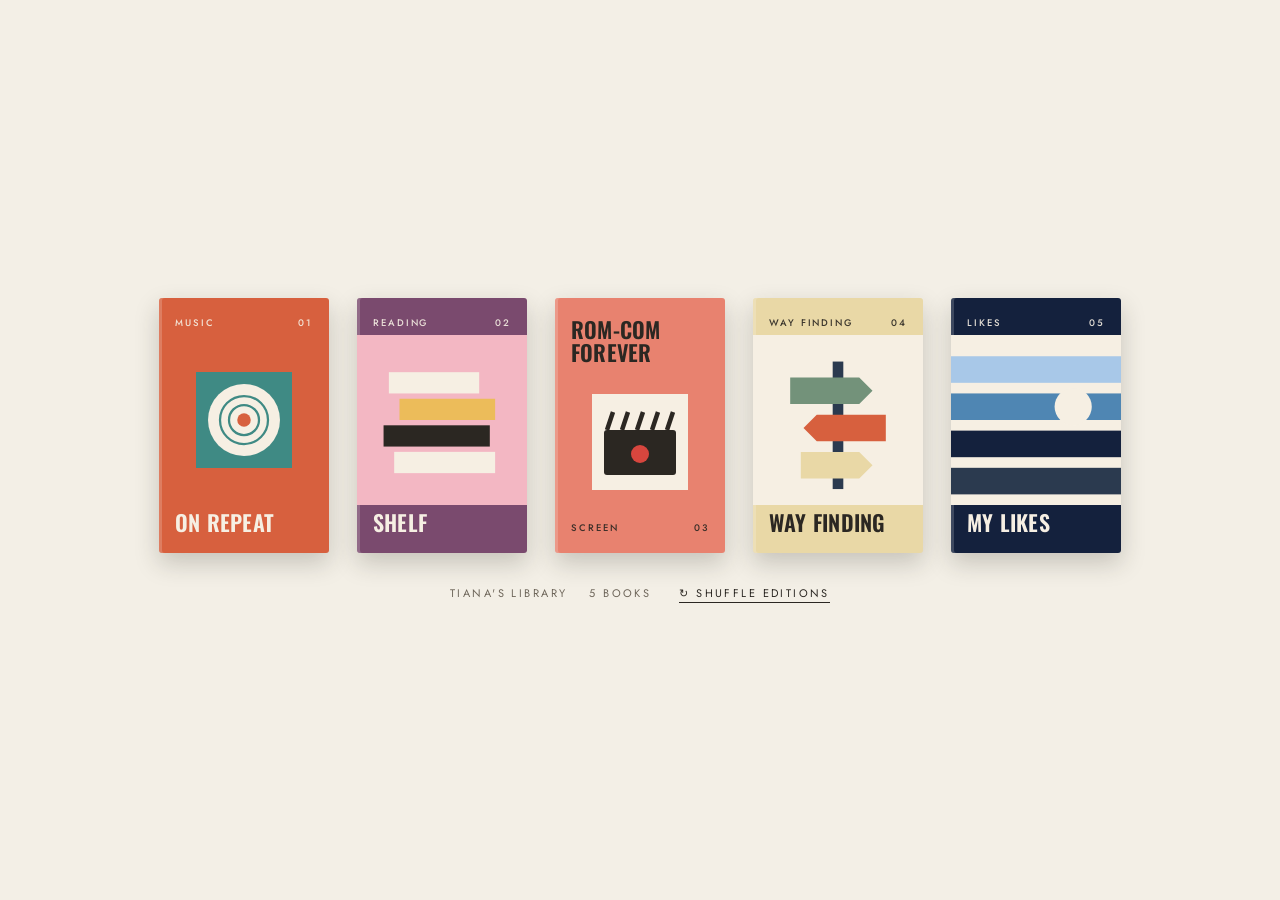
<file: index.html>
<!doctype html>
<html lang="zh-Hant">
<head>
  <meta charset="utf-8">
  <meta name="viewport" content="width=device-width, initial-scale=1">
  <title>Tiana's Library</title>
  <meta name="description" content="Five little books: music, reading, screen, the way I'm finding, and things I like.">
  <link rel="icon" href="data:image/svg+xml,<svg xmlns='http://www.w3.org/2000/svg' viewBox='0 0 100 100'><text y='.9em' font-size='90'>📚</text></svg>">
  <link rel="preconnect" href="https://fonts.googleapis.com">
  <link rel="preconnect" href="https://fonts.gstatic.com" crossorigin>
  <link href="https://fonts.googleapis.com/css2?family=Oswald:wght@600&family=Jost:wght@400;500&family=Noto+Sans+TC:wght@400;700&display=swap" rel="stylesheet">
  <link rel="stylesheet" href="style.css">
</head>
<body>
  <main class="books" aria-label="Tiana's Library"></main>
  <div class="cards"></div>
  <p class="box-label"><span class="name"></span><span class="count"></span><button class="shuffle" type="button">↻ shuffle editions</button></p>
  <script src="data.js"></script>
  <script src="covers.js"></script>
  <script src="renderers.js"></script>
  <script src="script.js"></script>
</body>
</html>
</file>
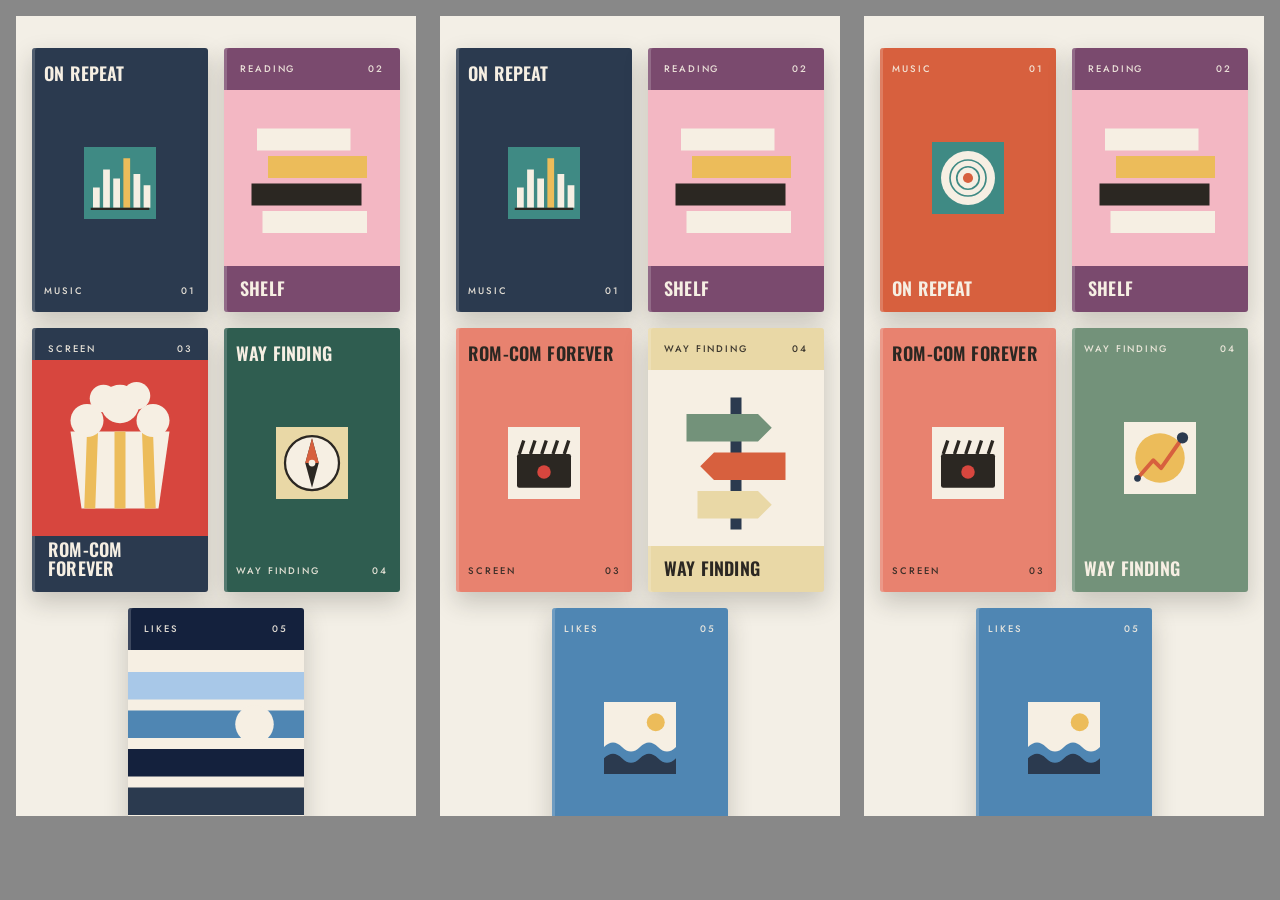
<file: scripts/phone-preview.html>
<!doctype html>
<meta charset="utf-8">
<title>phone preview</title>
<style>body{margin:0;background:#888;display:flex;gap:24px;padding:16px}iframe{border:0;background:#fff;width:400px;height:800px;flex:none}</style>
<iframe id="a" src="../index.html"></iframe>
<iframe id="b" src="../index.html"></iframe>
<iframe id="c" src="../index.html"></iframe>
</file>
<file: style.css>
:root {
  --bg: #f3efe6;
  --ink: #2b2722;
  --shell: #2b2722;
  --shell-ink: #f3efe6;
  --muted: #6d6559;
  --line: #d9d1c2;
  --accent: #d9534f;
  --font-head: 'Oswald', 'Noto Sans TC', sans-serif;
  --font-label: 'Jost', 'Noto Sans TC', sans-serif;
  --font-body: 'Noto Sans TC', -apple-system, 'PingFang TC', sans-serif;
  --ease: cubic-bezier(.2, .7, .2, 1);
}

* { box-sizing: border-box; }
html, body { margin: 0; }
body {
  background: var(--bg);
  color: var(--ink);
  font-family: var(--font-body);
  min-height: 100vh;
  display: flex;
  flex-direction: column;
  align-items: center;
  justify-content: center;
  padding: 48px 16px;
}

/* ---------- labels ---------- */
.label {
  font-family: var(--font-label);
  font-size: 11px;
  letter-spacing: .22em;
  text-transform: uppercase;
  color: var(--muted);
}

/* ---------- the bookshelf ---------- */
.books {
  width: min(1000px, 100%);
  display: flex;
  flex-wrap: wrap;
  justify-content: center;
  gap: 28px;
}
.book {
  all: unset;
  cursor: pointer;
  box-sizing: border-box;
  width: 170px;
  aspect-ratio: 2 / 3;
  border-radius: 3px;
  padding: 18px 16px;
  display: flex;
  flex-direction: column;
  justify-content: space-between;
  box-shadow: 0 10px 24px rgba(43,39,34,.22), inset 3px 0 0 rgba(255,255,255,.18);
  transition: transform .3s var(--ease), box-shadow .3s var(--ease), opacity .3s var(--ease);
}
.book:hover { transform: translateY(-6px); box-shadow: 0 16px 32px rgba(43,39,34,.26), inset 3px 0 0 rgba(255,255,255,.18); }
.book:focus-visible { outline: 2px solid var(--accent); outline-offset: 3px; }
.book .k {
  font-family: var(--font-label);
  font-size: 9.5px;
  font-weight: 500;
  letter-spacing: .2em;
  text-transform: uppercase;
  opacity: .9;
  display: flex;
  justify-content: space-between;
}
.book .mark { align-self: center; width: 96px; height: 96px; display: block; }
.book .mark svg { width: 100%; height: 100%; display: block; }
.book .t {
  font-family: var(--font-head);
  font-weight: 600;
  font-size: 22px;
  line-height: 1.05;
  letter-spacing: .01em;
  text-transform: uppercase;
}

/* cover layouts: bottom (default) = title at the foot; top = title at the head, mark below;
   band = mark stretches edge to edge as a band through the middle */
.book.layout-top { flex-direction: column-reverse; }
.book.layout-top .t { margin-top: 2px; }
.book.layout-band { padding-left: 0; padding-right: 0; }
.book.layout-band .k, .book.layout-band .t { padding-left: 16px; padding-right: 16px; }
.book.layout-band .mark { width: 100%; height: auto; aspect-ratio: 1.45; }
.book.layout-band .mark svg { height: 100%; }

.box-label {
  margin: 32px 0 0;
  display: flex;
  gap: 22px;
  font-family: var(--font-label);
  font-size: 11px;
  letter-spacing: .22em;
  text-transform: uppercase;
  color: var(--muted);
}

.box-label .shuffle {
  all: unset;
  cursor: pointer;
  font: inherit;
  letter-spacing: inherit;
  text-transform: inherit;
  color: var(--ink);
  border-bottom: 1px solid var(--ink);
  padding-bottom: 1px;
  margin-left: 6px;
}
.box-label .shuffle:hover { color: var(--accent); border-color: var(--accent); }
.box-label .shuffle:focus-visible { outline: 2px solid var(--accent); outline-offset: 2px; }

/* ---------- open state ---------- */
body[data-open] .books, body[data-open] .box-label { opacity: .25; pointer-events: none; }
body[data-open] .book[data-active] { transform: translateY(-10px); }

/* ---------- J-card ---------- */
.cards { position: fixed; inset: 0; z-index: 10; display: grid; place-items: center; padding: 24px 16px; pointer-events: none; overflow-y: auto; }
.jcard {
  pointer-events: auto;
  position: relative;
  width: min(560px, 100%);
  max-height: calc(100vh - 48px);
  overflow: hidden;
  background: var(--bg);
  border: 1px solid var(--line);
  border-radius: 6px;
  box-shadow: 0 24px 60px rgba(43,39,34,.18);
  transform: translateY(24px);
  opacity: 0;
  transition: transform .3s var(--ease), opacity .3s var(--ease);
}
.jcard[hidden] { display: none; }
.jcard-scroll { max-height: calc(100vh - 48px); overflow-y: auto; padding: 48px 44px 44px; }
.jcard.is-open { transform: none; opacity: 1; }
.jcard-head { margin-bottom: 36px; }
.jcard-head .label { display: flex; justify-content: space-between; margin-bottom: 14px; }
.jcard-head h2 {
  font-family: var(--font-head);
  font-weight: 600;
  font-size: 40px;
  line-height: 1;
  margin: 0 0 8px;
  letter-spacing: .01em;
}
.jcard-head .subtitle { margin: 0; }
.jcard-body { font-size: 15px; line-height: 1.8; }
.jcard-close {
  all: unset;
  cursor: pointer;
  position: absolute;
  top: 14px;
  right: 14px;
  z-index: 2;
  width: 34px;
  height: 34px;
  border-radius: 50%;
  border: 1px solid var(--line);
  background: var(--bg);
  color: var(--muted);
  display: grid;
  place-items: center;
  box-sizing: border-box;
  transition: color .2s var(--ease), border-color .2s var(--ease), transform .2s var(--ease);
}
.jcard-close:hover { color: var(--ink); border-color: var(--ink); transform: rotate(90deg); }
.jcard-close:focus-visible { outline: 2px solid var(--accent); outline-offset: 2px; }

/* ---------- shared list bits ---------- */
.n { font-family: var(--font-label); font-size: 11px; letter-spacing: .1em; color: var(--muted); width: 28px; flex: none; font-variant-numeric: tabular-nums; }
.list, .fields, .artists { list-style: none; margin: 0; padding: 0; }
.list li { display: flex; align-items: baseline; gap: 14px; padding: 12px 0; border-bottom: 1px dotted var(--line); font-size: 16px; }

/* ---------- tabs (music) ---------- */
.tabs { display: flex; gap: 24px; margin-bottom: 26px; border-bottom: 1px solid var(--line); }
.tab {
  all: unset;
  cursor: pointer;
  font-family: var(--font-label);
  font-size: 11px;
  letter-spacing: .2em;
  text-transform: uppercase;
  color: var(--muted);
  padding: 0 2px 10px;
  margin-bottom: -1px;
  border-bottom: 2px solid transparent;
  display: inline-flex;
  gap: 8px;
  align-items: baseline;
}
.tab .n { width: auto; }
.tab:hover { color: var(--ink); }
.tab.is-on { color: var(--ink); border-color: var(--ink); }
.tab:focus-visible { outline: 2px solid var(--accent); outline-offset: 2px; }
.empty { margin: 24px 0 8px; }

/* ---------- music ---------- */
.artist { display: flex; align-items: flex-start; gap: 14px; margin-bottom: 18px; }
.artist .n { padding-top: 32px; }
.artist-embed { flex: 1; min-width: 0; }
.artist-embed iframe { display: block; border-radius: 12px; max-width: 100%; }
.artist-name { display: none; } /* shown only if the iframe was removed */
.artist-embed:not(:has(iframe)) .artist-name { display: block; padding: 12px 0; border-bottom: 1px dotted var(--line); font-size: 16px; }

/* ---------- reading ---------- */
.side-bar { display: flex; justify-content: space-between; align-items: baseline; margin-bottom: 22px; }
.flip { all: unset; cursor: pointer; font-family: var(--font-label); font-size: 11px; letter-spacing: .18em; text-transform: uppercase; color: var(--ink); border-bottom: 1px solid var(--ink); padding-bottom: 2px; }
.flip:hover { color: var(--accent); border-color: var(--accent); }
.shelf { list-style: none; margin: 0; padding: 0; display: grid; grid-template-columns: repeat(4, 1fr); gap: 22px 16px; }
.shelf li { display: flex; flex-direction: column; gap: 8px; }
.shelf img { width: 100%; aspect-ratio: 2 / 3; object-fit: cover; border-radius: 2px; box-shadow: 0 2px 8px rgba(43,39,34,.15); background: #e4ded2; }
.shelf span { font-size: 12px; line-height: 1.5; color: var(--muted); }
.shelf li { cursor: pointer; }
.shelf li img { transition: transform .3s var(--ease); }
.shelf li:hover img { transform: translateY(-4px); }
.shelf li.is-selected img { outline: 2px solid var(--accent); outline-offset: 3px; }
.book-detail { display: flex; gap: 24px; align-items: flex-start; margin-bottom: 36px; padding-bottom: 32px; border-bottom: 1px solid var(--line); }
.book-detail > img { width: 120px; flex: none; aspect-ratio: 2 / 3; object-fit: cover; border-radius: 2px; box-shadow: 0 4px 14px rgba(43,39,34,.18); background: #e4ded2; }
.book-text { min-width: 0; }
.book-text .label { display: block; margin-bottom: 10px; }
.book-text h3 { font-family: var(--font-head); font-weight: 600; font-size: 24px; line-height: 1.2; margin: 0 0 4px; }
.book-author { margin: 0 0 12px; font-size: 13px; color: var(--muted); }
.book-blurb { margin: 0; font-size: 14px; line-height: 1.8; }

/* ---------- screen ---------- */
.posters { grid-template-columns: repeat(4, 1fr); gap: 22px 16px; }
.posters a { display: block; }
.posters img { transition: transform .3s var(--ease); }
.posters a:hover img { transform: translateY(-4px); }
.credit { margin: 28px 0 0; text-align: right; }

/* ---------- likes ---------- */
.likes { list-style: none; margin: 0; padding: 0; display: grid; grid-template-columns: repeat(4, 1fr); gap: 20px 14px; }
.likes li { display: flex; flex-direction: column; align-items: center; gap: 8px; }
.likes .tile { width: 100%; aspect-ratio: 1; border-radius: 10px; display: grid; place-items: center; transition: transform .25s var(--ease); }
.likes li:hover .tile { transform: translateY(-4px); }
.likes .tile svg { width: 60%; height: 60%; }
.likes .label { font-size: 10px; }

/* ---------- way finding ---------- */
.fields { display: flex; flex-direction: column; gap: 20px; margin-bottom: 40px; }
.fields li { display: flex; align-items: baseline; gap: 14px; }
.fields b { font-size: 17px; font-weight: 700; min-width: 108px; }
.fields .note { font-size: 13px; color: var(--muted); }
.jcard hr { border: 0; border-top: 1px solid var(--line); margin: 0 0 32px; }
.now .label.accent { color: var(--accent); display: block; margin-bottom: 10px; }
.now p { margin: 0 0 6px; font-size: 15px; }
.now .photo { display: block; width: 140px; margin-top: 24px; border-radius: 4px; }

/* ---------- phone ---------- */
@media (max-width: 640px) {
  body { padding: 32px 16px; justify-content: flex-start; }
  .cards { position: static; display: block; padding: 0; }
  .jcard { width: 100%; max-height: none; margin-top: 16px; box-shadow: none; transform: none; }
  .jcard-scroll { max-height: none; padding: 36px 24px; }
  .jcard-head h2 { font-size: 32px; }
  body[data-open] .books, body[data-open] .box-label { opacity: 1; pointer-events: auto; }
  body[data-open] .book[data-active] { transform: none; outline: 2px solid var(--accent); outline-offset: 3px; }
  .book:hover { transform: none; }
  .books { gap: 16px; }
  .book { width: calc(50% - 8px); padding: 14px 12px; }
  .book .mark { width: 72px; height: 72px; }
  .book .t { font-size: 18px; }
  .likes { grid-template-columns: repeat(3, 1fr); gap: 14px 10px; }
  .shelf { grid-template-columns: repeat(3, 1fr); gap: 18px 12px; }
  .book-detail { gap: 16px; }
  .book-detail > img { width: 96px; }
  .book-text h3 { font-size: 20px; }
  .fields b { min-width: 0; }
  .fields li { flex-wrap: wrap; }
  .fields .note { width: 100%; padding-left: 42px; }
}
</file>
